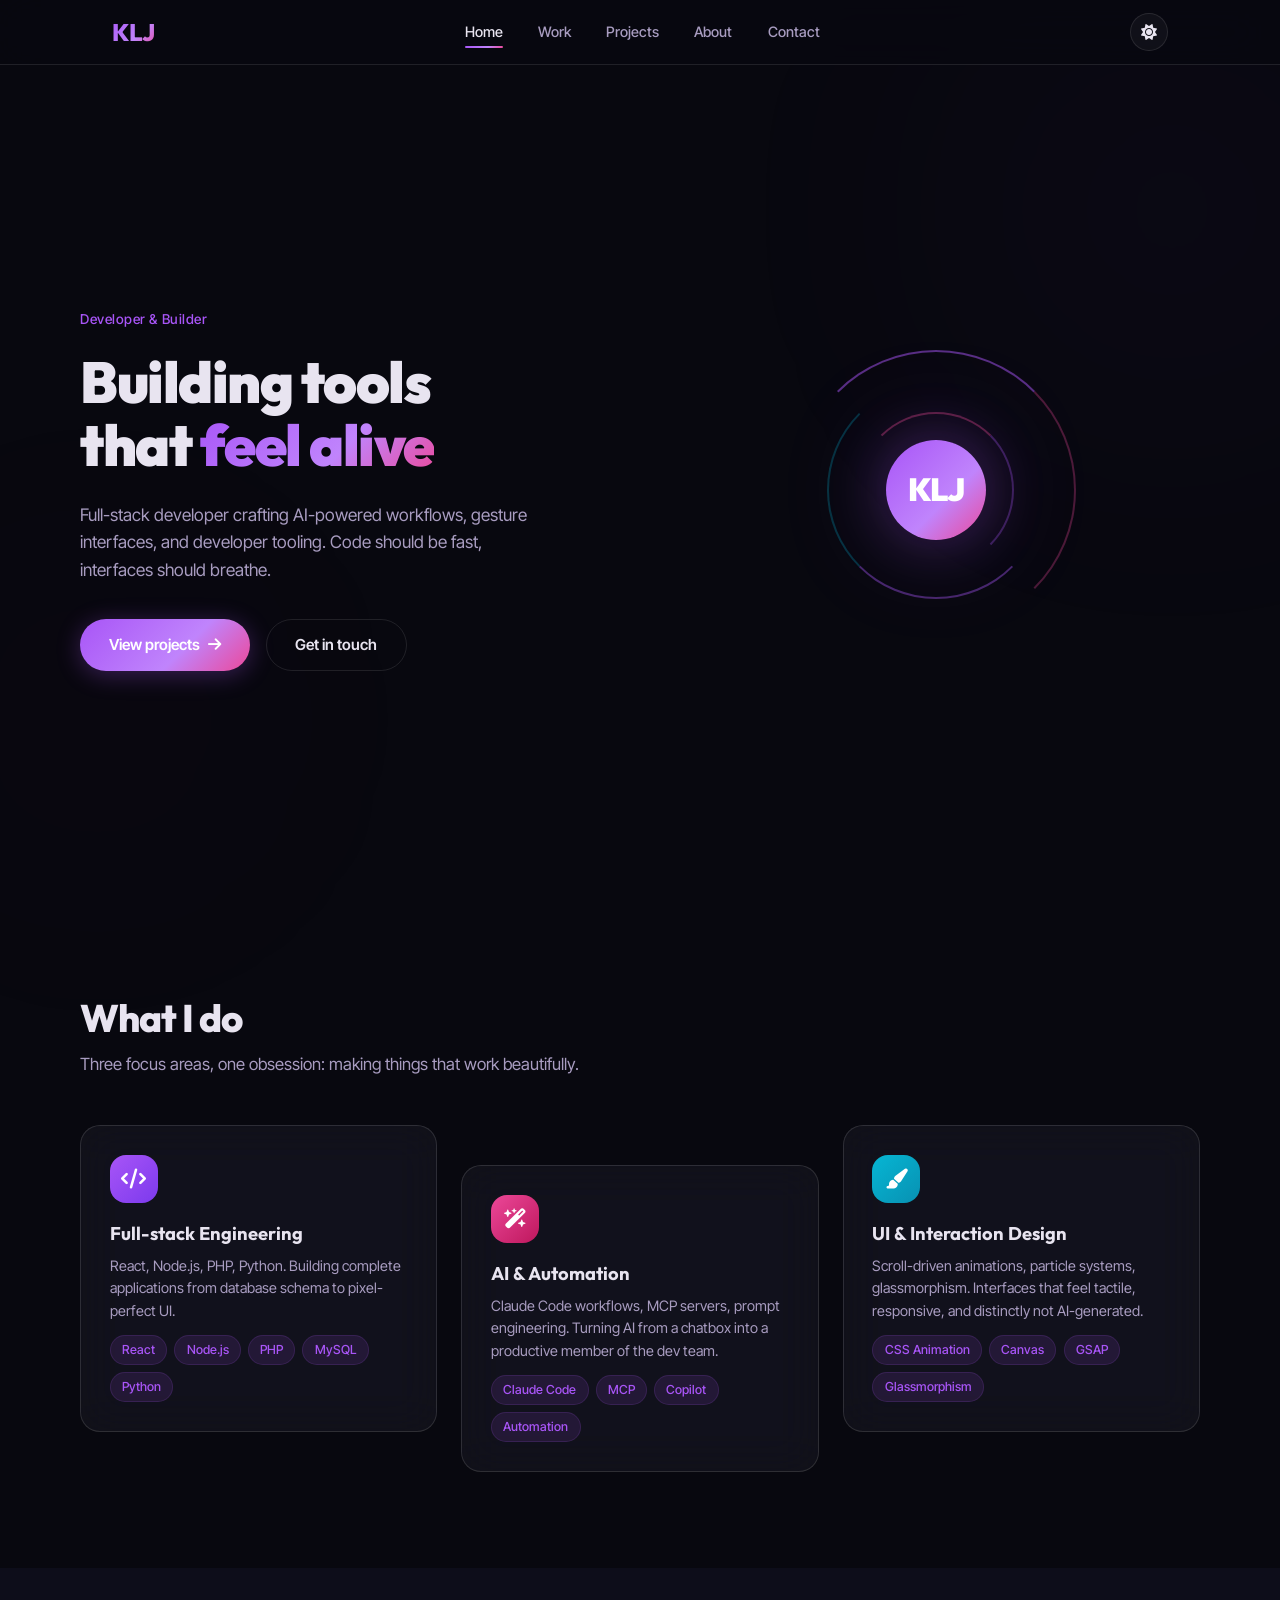
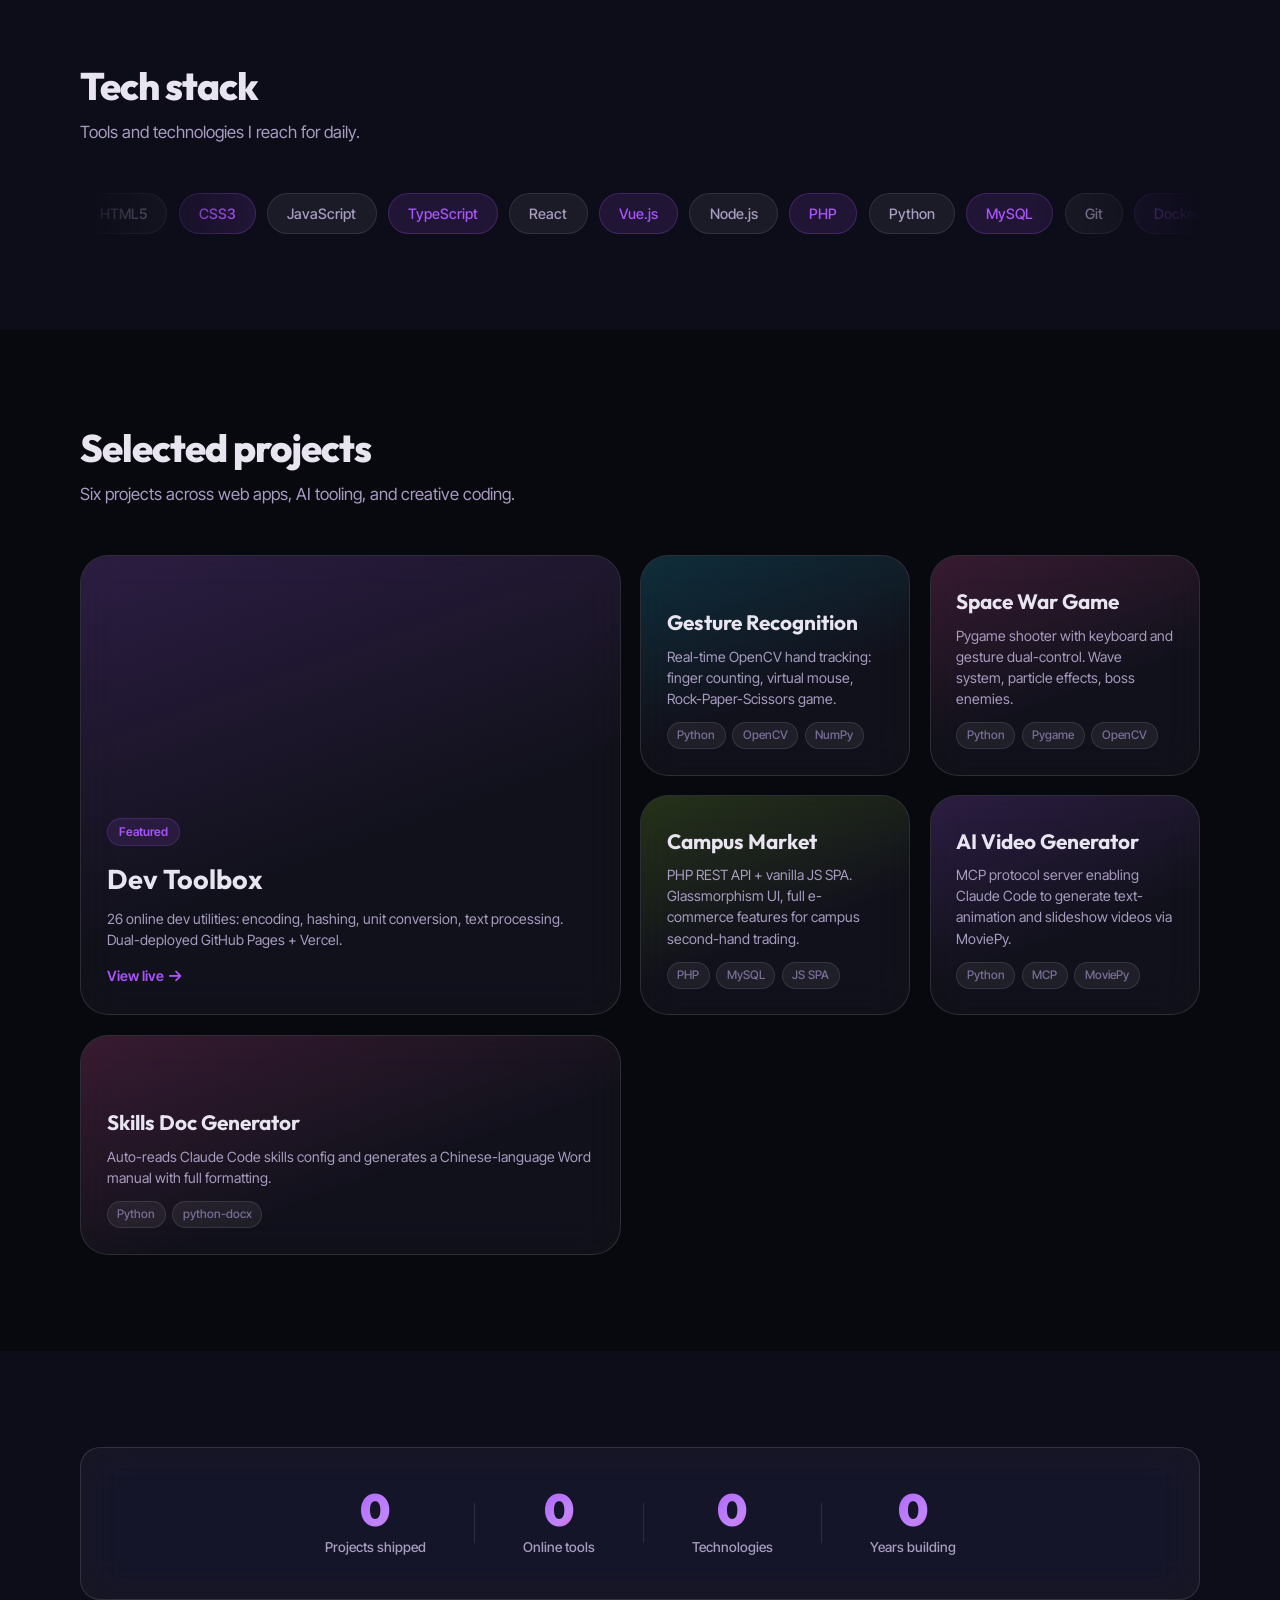
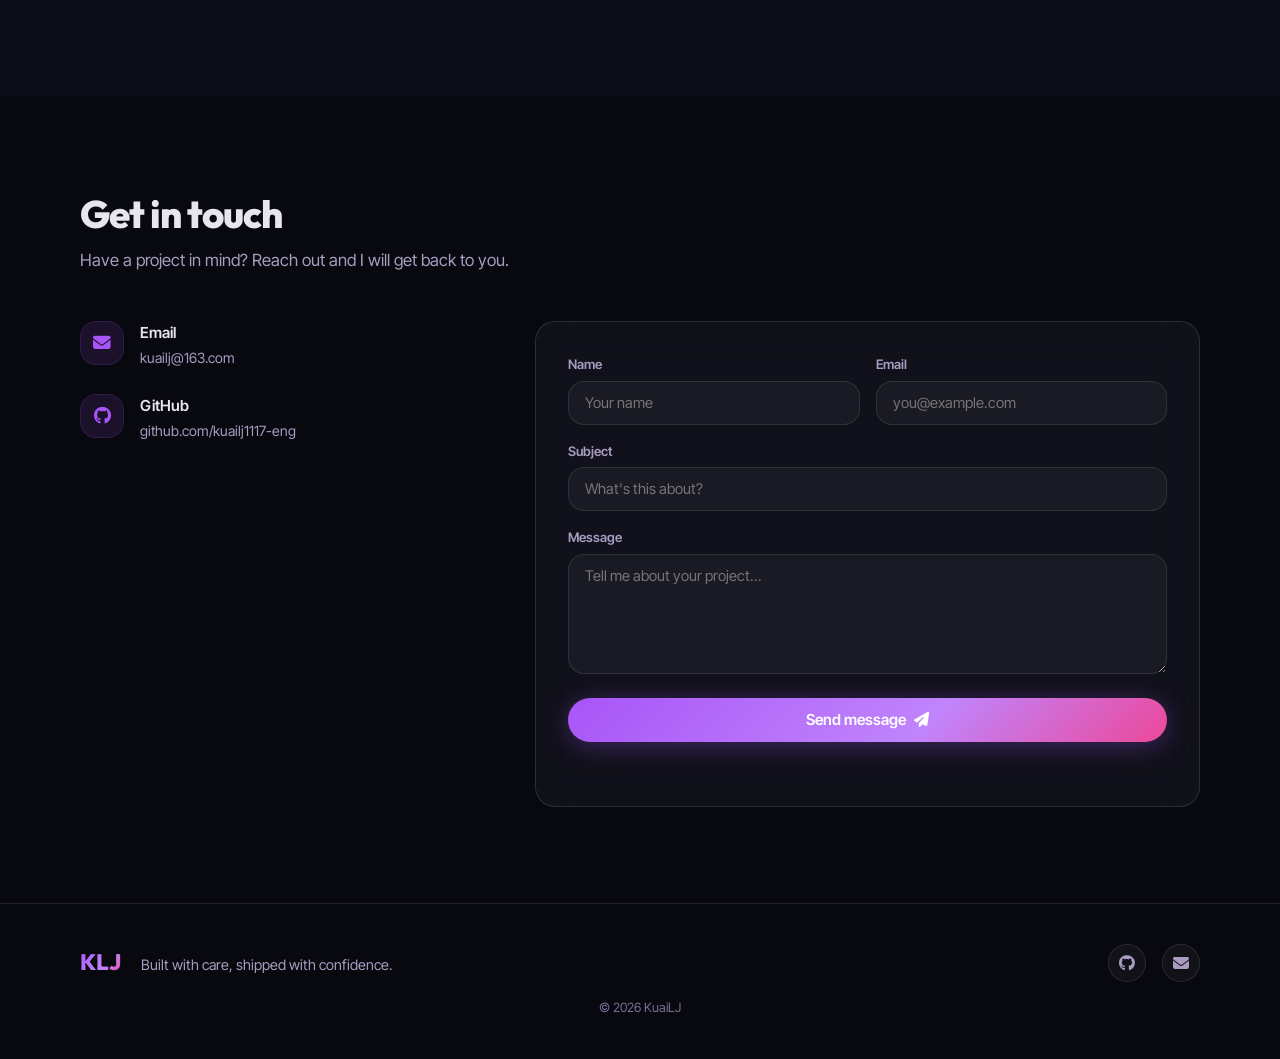
<file: index.html>
<!DOCTYPE html>
<html lang="zh-CN" data-theme="dark">

<head>
  <meta charset="UTF-8">
  <meta name="viewport" content="width=device-width, initial-scale=1.0">
  <title>KuaiLJ | Developer & Builder</title>
  <meta name="description" content="KuaiLJ - full-stack developer, AI toolchain builder. Crafting elegant web applications.">

  <!-- Fonts: Outfit (display) + Inter Tight (body) - self-host via CDN -->
  <link rel="preconnect" href="https://fonts.googleapis.com">
  <link rel="preconnect" href="https://fonts.gstatic.com" crossorigin>
  <link href="https://fonts.googleapis.com/css2?family=Outfit:wght@400;600;700;800;900&family=Inter+Tight:ital,wght@0,400;0,500;0,600;1,400;1,500&display=swap" rel="stylesheet">

  <link rel="stylesheet" href="css/style.css">
  <link rel="stylesheet" href="https://cdnjs.cloudflare.com/ajax/libs/font-awesome/6.5.0/css/all.min.css">
</head>

<body>

  <!-- ========== Hero Video Canvas ========== -->
  <canvas id="heroVideoBg" aria-hidden="true"></canvas>

  <!-- ========== Particles Canvas ========== -->
  <canvas id="particles" aria-hidden="true"></canvas>

  <!-- ========== Background Orbs ========== -->
  <div class="bg-orb bg-orb-1" aria-hidden="true"></div>
  <div class="bg-orb bg-orb-2" aria-hidden="true"></div>

  <!-- ========== Navigation ========== -->
  <nav class="navbar" id="navbar">
    <div class="nav-inner">
      <a href="index.html" class="nav-logo" aria-label="KuaiLJ home">KLJ</a>
      <div class="nav-links">
        <a href="index.html#hero" class="nav-link active">Home</a>
        <a href="index.html#work" class="nav-link">Work</a>
        <a href="projects.html" class="nav-link">Projects</a>
        <a href="about.html" class="nav-link">About</a>
        <a href="index.html#contact" class="nav-link">Contact</a>
      </div>
      <div class="nav-actions">
        <button class="theme-toggle" id="themeToggle" aria-label="Toggle theme">
          <i class="fas fa-sun"></i>
        </button>
        <button class="mobile-menu" id="mobileMenu" aria-label="Menu">
          <i class="fas fa-bars"></i>
        </button>
      </div>
    </div>
  </nav>

  <!-- ================================================================
       HERO — Asymmetric Split (VARIANCE 8, MOTION 7, DENSITY 3)
       Left: content block | Right: animated visual sphere
       ================================================================ -->
  <section class="hero" id="hero">
    <div class="hero-grid">
      <!-- Left column: text content -->
      <div class="hero-text">
        <p class="hero-eyebrow">Developer & Builder</p>
        <h1 class="hero-headline">
          Building tools<br>
          that <span class="text-accent">feel alive</span>
        </h1>
        <p class="hero-sub">
          Full-stack developer crafting AI-powered workflows, gesture interfaces, and developer tooling. Code should be fast, interfaces should breathe.
        </p>
        <div class="hero-actions">
          <a href="#projects" class="btn btn-primary">
            View projects
            <i class="fas fa-arrow-right"></i>
          </a>
          <a href="#contact" class="btn btn-ghost">
            Get in touch
          </a>
        </div>
      </div>

      <!-- Right column: animated visual -->
      <div class="hero-visual" aria-hidden="true">
        <div class="hero-sphere">
          <div class="sphere-ring ring-1"></div>
          <div class="sphere-ring ring-2"></div>
          <div class="sphere-ring ring-3"></div>
          <div class="sphere-core">
            <span class="sphere-initials">KLJ</span>
          </div>
        </div>
      </div>
    </div>
  </section>

  <!-- ================================================================
       WORK — Staggered split layout (not 3 equal cards)
       ================================================================ -->
  <section class="section" id="work">
    <div class="section-container">
      <h2 class="section-headline">What I do</h2>
      <p class="section-sub">Three focus areas, one obsession: making things that work beautifully.</p>

      <div class="work-grid">
        <div class="work-card glass-card">
          <div class="work-card-icon icon-purple">
            <i class="fas fa-code"></i>
          </div>
          <div class="work-card-body">
            <h3>Full-stack Engineering</h3>
            <p>React, Node.js, PHP, Python. Building complete applications from database schema to pixel-perfect UI.</p>
            <ul class="work-card-tags">
              <li>React</li><li>Node.js</li><li>PHP</li><li>MySQL</li><li>Python</li>
            </ul>
          </div>
        </div>

        <div class="work-card glass-card work-card-offset">
          <div class="work-card-icon icon-pink">
            <i class="fas fa-wand-magic-sparkles"></i>
          </div>
          <div class="work-card-body">
            <h3>AI & Automation</h3>
            <p>Claude Code workflows, MCP servers, prompt engineering. Turning AI from a chatbox into a productive member of the dev team.</p>
            <ul class="work-card-tags">
              <li>Claude Code</li><li>MCP</li><li>Copilot</li><li>Automation</li>
            </ul>
          </div>
        </div>

        <div class="work-card glass-card">
          <div class="work-card-icon icon-cyan">
            <i class="fas fa-paint-brush"></i>
          </div>
          <div class="work-card-body">
            <h3>UI & Interaction Design</h3>
            <p>Scroll-driven animations, particle systems, glassmorphism. Interfaces that feel tactile, responsive, and distinctly not AI-generated.</p>
            <ul class="work-card-tags">
              <li>CSS Animation</li><li>Canvas</li><li>GSAP</li><li>Glassmorphism</li>
            </ul>
          </div>
        </div>
      </div>
    </div>
  </section>

  <!-- ================================================================
       CRAFT — Technology skills (not 4 equal cards in a grid)
       ================================================================ -->
  <section class="section section-alt" id="craft">
    <div class="section-container">
      <h2 class="section-headline">Tech stack</h2>
      <p class="section-sub">Tools and technologies I reach for daily.</p>

      <div class="craft-marquee" aria-hidden="true">
        <div class="craft-track">
          <span class="craft-chip">HTML5</span>
          <span class="craft-chip chip-accent">CSS3</span>
          <span class="craft-chip">JavaScript</span>
          <span class="craft-chip chip-accent">TypeScript</span>
          <span class="craft-chip">React</span>
          <span class="craft-chip chip-accent">Vue.js</span>
          <span class="craft-chip">Node.js</span>
          <span class="craft-chip chip-accent">PHP</span>
          <span class="craft-chip">Python</span>
          <span class="craft-chip chip-accent">MySQL</span>
          <span class="craft-chip">Git</span>
          <span class="craft-chip chip-accent">Docker</span>
          <span class="craft-chip">VS Code</span>
          <span class="craft-chip chip-accent">Linux</span>
          <span class="craft-chip">Claude Code</span>
          <span class="craft-chip chip-accent">MCP</span>
          <!-- duplicate for seamless loop -->
          <span class="craft-chip">HTML5</span>
          <span class="craft-chip chip-accent">CSS3</span>
          <span class="craft-chip">JavaScript</span>
          <span class="craft-chip chip-accent">TypeScript</span>
          <span class="craft-chip">React</span>
          <span class="craft-chip chip-accent">Vue.js</span>
        </div>
      </div>
    </div>
  </section>

  <!-- ================================================================
       PROJECTS — Bento-style grid with visual diversity
       ================================================================ -->
  <section class="section" id="projects">
    <div class="section-container">
      <h2 class="section-headline">Selected projects</h2>
      <p class="section-sub">Six projects across web apps, AI tooling, and creative coding.</p>

      <div class="projects-bento">
        <!-- Featured: Dev Toolbox (large tile) -->
        <a href="https://demo-deploy-ashy.vercel.app" target="_blank" class="project-tile tile-featured glass-card">
          <div class="tile-bg tile-bg-1"></div>
          <div class="tile-content">
            <span class="tile-tag">Featured</span>
            <h3 class="tile-title">Dev Toolbox</h3>
            <p class="tile-desc">26 online dev utilities: encoding, hashing, unit conversion, text processing. Dual-deployed GitHub Pages + Vercel.</p>
            <span class="tile-link">View live <i class="fas fa-arrow-right"></i></span>
          </div>
        </a>

        <!-- Hand Gesture -->
        <div class="project-tile glass-card">
          <div class="tile-bg tile-bg-2"></div>
          <div class="tile-content">
            <h3 class="tile-title">Gesture Recognition</h3>
            <p class="tile-desc">Real-time OpenCV hand tracking: finger counting, virtual mouse, Rock-Paper-Scissors game.</p>
            <div class="tile-tech"><span>Python</span><span>OpenCV</span><span>NumPy</span></div>
          </div>
        </div>

        <!-- Space War -->
        <div class="project-tile glass-card">
          <div class="tile-bg tile-bg-3"></div>
          <div class="tile-content">
            <h3 class="tile-title">Space War Game</h3>
            <p class="tile-desc">Pygame shooter with keyboard and gesture dual-control. Wave system, particle effects, boss enemies.</p>
            <div class="tile-tech"><span>Python</span><span>Pygame</span><span>OpenCV</span></div>
          </div>
        </div>

        <!-- Second-hand Market -->
        <div class="project-tile glass-card">
          <div class="tile-bg tile-bg-4"></div>
          <div class="tile-content">
            <h3 class="tile-title">Campus Market</h3>
            <p class="tile-desc">PHP REST API + vanilla JS SPA. Glassmorphism UI, full e-commerce features for campus second-hand trading.</p>
            <div class="tile-tech"><span>PHP</span><span>MySQL</span><span>JS SPA</span></div>
          </div>
        </div>

        <!-- Video Generator -->
        <div class="project-tile glass-card">
          <div class="tile-bg tile-bg-1"></div>
          <div class="tile-content">
            <h3 class="tile-title">AI Video Generator</h3>
            <p class="tile-desc">MCP protocol server enabling Claude Code to generate text-animation and slideshow videos via MoviePy.</p>
            <div class="tile-tech"><span>Python</span><span>MCP</span><span>MoviePy</span></div>
          </div>
        </div>

        <!-- Skills Doc Generator -->
        <div class="project-tile glass-card">
          <div class="tile-bg tile-bg-3"></div>
          <div class="tile-content">
            <h3 class="tile-title">Skills Doc Generator</h3>
            <p class="tile-desc">Auto-reads Claude Code skills config and generates a Chinese-language Word manual with full formatting.</p>
            <div class="tile-tech"><span>Python</span><span>python-docx</span></div>
          </div>
        </div>
      </div>
    </div>
  </section>

  <!-- ================================================================
       STATS — Integrated inline stat strip
       ================================================================ -->
  <section class="section section-alt" id="stats">
    <div class="section-container">
      <div class="stats-strip glass-card">
        <div class="stat-item">
          <span class="stat-num" data-target="6">0</span>
          <span class="stat-label">Projects shipped</span>
        </div>
        <div class="stat-divider" aria-hidden="true"></div>
        <div class="stat-item">
          <span class="stat-num" data-target="26">0</span>
          <span class="stat-label">Online tools</span>
        </div>
        <div class="stat-divider" aria-hidden="true"></div>
        <div class="stat-item">
          <span class="stat-num" data-target="15">0</span>
          <span class="stat-label">Technologies</span>
        </div>
        <div class="stat-divider" aria-hidden="true"></div>
        <div class="stat-item">
          <span class="stat-num" data-target="3">0</span>
          <span class="stat-label">Years building</span>
        </div>
      </div>
    </div>
  </section>

  <!-- ================================================================
       CONTACT — Split layout with form on right
       ================================================================ -->
  <section class="section" id="contact">
    <div class="section-container">
      <h2 class="section-headline">Get in touch</h2>
      <p class="section-sub">Have a project in mind? Reach out and I will get back to you.</p>

      <div class="contact-split">
        <!-- Left: contact channels -->
        <div class="contact-channels">
          <div class="channel-item">
            <i class="fas fa-envelope"></i>
            <div>
              <h4>Email</h4>
              <p>kuailj@163.com</p>
            </div>
          </div>
          <div class="channel-item">
            <i class="fab fa-github"></i>
            <div>
              <h4>GitHub</h4>
              <p>github.com/kuailj1117-eng</p>
            </div>
          </div>
        </div>

        <!-- Right: form -->
        <form class="contact-form glass-card" id="contactForm">
          <input type="hidden" name="_subject" value="Portfolio contact">
          <input type="hidden" name="_captcha" value="false">
          <input type="hidden" name="_template" value="table">

          <div class="form-row">
            <div class="form-group">
              <label for="name">Name</label>
              <input type="text" id="name" name="name" placeholder="Your name" required>
            </div>
            <div class="form-group">
              <label for="email">Email</label>
              <input type="email" id="email" name="email" placeholder="you@example.com" required>
            </div>
          </div>

          <div class="form-group">
            <label for="subject">Subject</label>
            <input type="text" id="subject" name="subject" placeholder="What's this about?">
          </div>

          <div class="form-group">
            <label for="message">Message</label>
            <textarea id="message" name="message" rows="5" placeholder="Tell me about your project..." required></textarea>
          </div>

          <button type="submit" class="btn btn-primary btn-full">
            Send message
            <i class="fas fa-paper-plane"></i>
          </button>
          <p id="formMsg" class="form-msg" aria-live="polite"></p>
        </form>
      </div>
    </div>
  </section>

  <!-- ================================================================
       FOOTER
       ================================================================ -->
  <footer class="footer">
    <div class="footer-inner">
      <div class="footer-left">
        <span class="footer-logo">KLJ</span>
        <span class="footer-tagline">Built with care, shipped with confidence.</span>
      </div>
      <div class="footer-right">
        <a href="https://github.com/kuailj1117-eng" target="_blank" aria-label="GitHub"><i class="fab fa-github"></i></a>
        <a href="mailto:kuailj@163.com" aria-label="Email"><i class="fas fa-envelope"></i></a>
      </div>
    </div>
    <p class="footer-copy">&copy; 2026 KuaiLJ</p>
  </footer>

  <script src="js/main.js"></script>
</body>

</html>
</file>
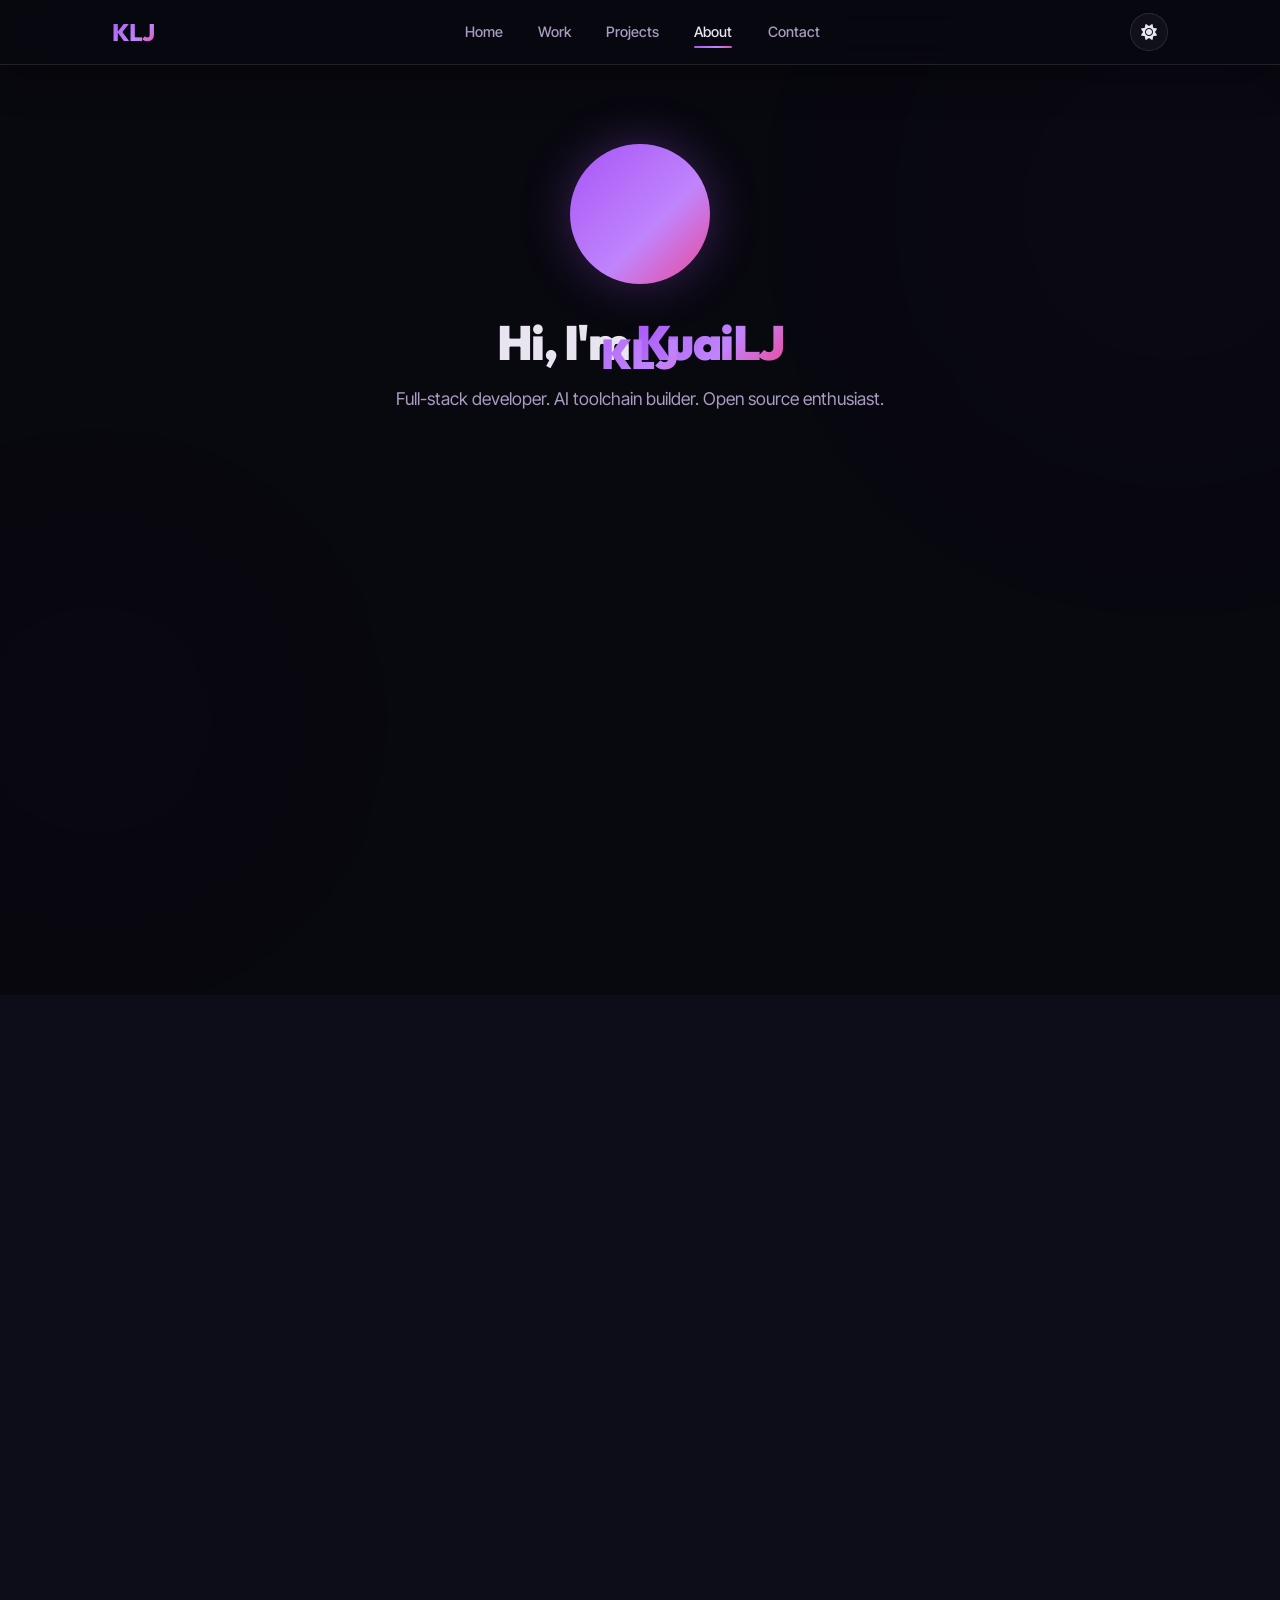
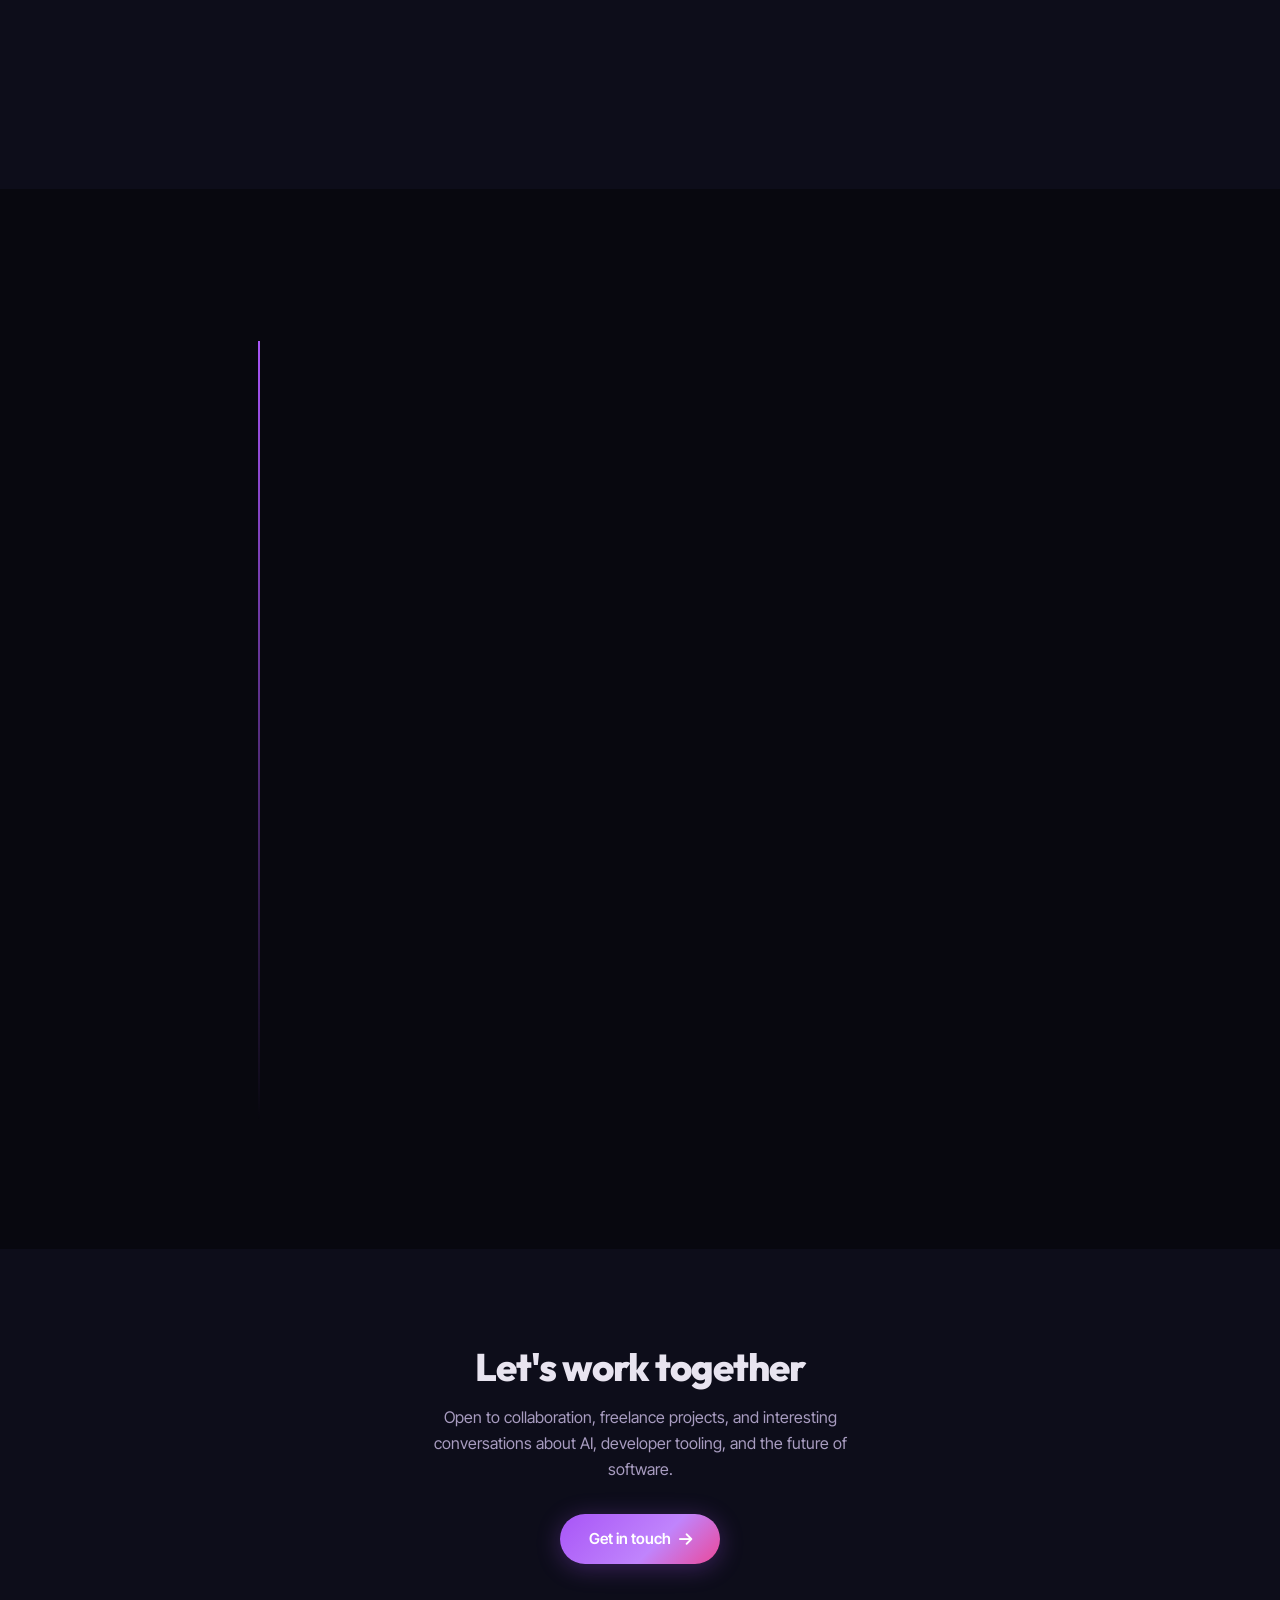
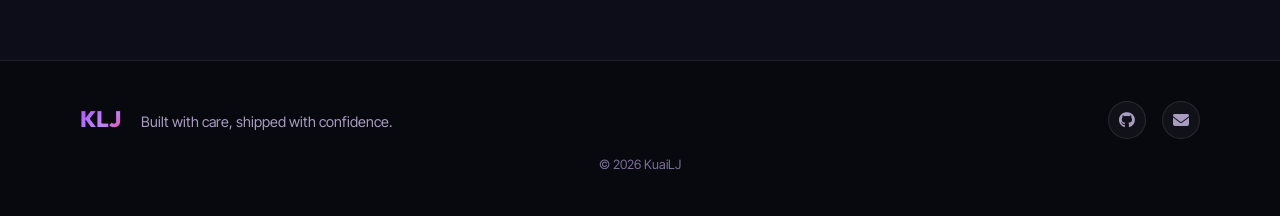
<file: about.html>
<!DOCTYPE html>
<html lang="zh-CN" data-theme="dark">

<head>
  <meta charset="UTF-8">
  <meta name="viewport" content="width=device-width, initial-scale=1.0">
  <title>About | KuaiLJ</title>
  <meta name="description" content="About KuaiLJ - full-stack developer and AI toolchain builder.">
  <link rel="preconnect" href="https://fonts.googleapis.com">
  <link rel="preconnect" href="https://fonts.gstatic.com" crossorigin>
  <link href="https://fonts.googleapis.com/css2?family=Outfit:wght@400;600;700;800;900&family=Inter+Tight:ital,wght@0,400;0,500;0,600;1,400&display=swap" rel="stylesheet">
  <link rel="stylesheet" href="css/style.css">
  <link rel="stylesheet" href="https://cdnjs.cloudflare.com/ajax/libs/font-awesome/6.5.0/css/all.min.css">
</head>

<body>

  <canvas id="heroVideoBg" aria-hidden="true"></canvas>
  <canvas id="particles" aria-hidden="true"></canvas>
  <div class="bg-orb bg-orb-1" aria-hidden="true"></div>
  <div class="bg-orb bg-orb-2" aria-hidden="true"></div>

  <!-- Navigation -->
  <nav class="navbar scrolled" id="navbar">
    <div class="nav-inner">
      <a href="index.html" class="nav-logo" aria-label="KuaiLJ home">KLJ</a>
      <div class="nav-links">
        <a href="index.html" class="nav-link">Home</a>
        <a href="index.html#work" class="nav-link">Work</a>
        <a href="projects.html" class="nav-link">Projects</a>
        <a href="about.html" class="nav-link active">About</a>
        <a href="index.html#contact" class="nav-link">Contact</a>
      </div>
      <div class="nav-actions">
        <button class="theme-toggle" id="themeToggle" aria-label="Toggle theme">
          <i class="fas fa-sun"></i>
        </button>
        <button class="mobile-menu" id="mobileMenu" aria-label="Menu">
          <i class="fas fa-bars"></i>
        </button>
      </div>
    </div>
  </nav>

  <!-- Page Header -->
  <section class="page-hero">
    <div class="page-hero-content">
      <div class="about-avatar-lg">
        <div class="avatar-ring-lg"></div>
        <div class="avatar-core-lg">
          <span>KLJ</span>
        </div>
      </div>
      <h1 class="page-headline">
        Hi, I'm <span class="text-accent">KuaiLJ</span>
      </h1>
      <p class="page-sub">Full-stack developer. AI toolchain builder. Open source enthusiast.</p>
    </div>
  </section>

  <!-- Story -->
  <section class="section">
    <div class="section-container section-narrow">
      <h2 class="section-headline reveal-left">My story</h2>

      <div class="about-text-block glass-card reveal">
        <p>
          I build software across the full stack: from Python computer vision and Pygame game development,
          to PHP REST APIs with vanilla JavaScript SPAs, to Node.js tooling and MCP server architecture.
          My focus is on creating tools that feel polished and interfaces that respond with intent.
        </p>
        <p>
          What drives me is the intersection of AI and developer tooling. I believe the future of
          software development is AI-augmented, and I spend my time building Claude Code skills,
          MCP servers, and automation workflows that turn AI from a chatbot into a productive
          member of the engineering team.
        </p>
      </div>
    </div>
  </section>

  <!-- Principles -->
  <section class="section section-alt">
    <div class="section-container section-narrow">
      <h2 class="section-headline reveal-left">What I value</h2>

      <div class="principles-grid">
        <div class="principle-card glass-card reveal">
          <div class="principle-icon"><i class="fas fa-feather"></i></div>
          <h3>Code should be simple</h3>
          <p>Complexity is a liability. The best solutions are the ones you can explain in one breath. I reach for frameworks only when vanilla solutions stop scaling.</p>
        </div>

        <div class="principle-card glass-card reveal">
          <div class="principle-icon"><i class="fas fa-hand-sparkles"></i></div>
          <h3>Interfaces should breathe</h3>
          <p>Every animation needs a reason. Motion communicates hierarchy, state change, and feedback. Dead interfaces feel broken; over-animated ones feel drunk.</p>
        </div>

        <div class="principle-card glass-card reveal">
          <div class="principle-icon"><i class="fas fa-robot"></i></div>
          <h3>AI is a tool, not a replacement</h3>
          <p>I use AI to amplify my craft, not outsource it. The best AI-assisted code is the kind where you can explain every line without looking at the commit history.</p>
        </div>

        <div class="principle-card glass-card reveal">
          <div class="principle-icon"><i class="fas fa-globe"></i></div>
          <h3>Ship for real people</h3>
          <p>Dark mode, reduced motion, keyboard navigation, readable contrast. These are not nice-to-haves. If your interface breaks for 10% of users, it's broken.</p>
        </div>
      </div>
    </div>
  </section>

  <!-- Timeline -->
  <section class="section">
    <div class="section-container section-narrow">
      <h2 class="section-headline reveal-left">Experience</h2>

      <div class="timeline">
        <div class="timeline-item glass-card reveal">
          <div class="timeline-dot"></div>
          <div class="timeline-year">2026</div>
          <div class="timeline-body">
            <h3>AI-Augmented Development</h3>
            <p>Building Claude Code skills, MCP servers, and automated workflows. Exploring the frontier of AI-assisted engineering with taste-skill, impeccable, and custom toolchains.</p>
          </div>
        </div>

        <div class="timeline-item glass-card reveal">
          <div class="timeline-dot"></div>
          <div class="timeline-year">2025</div>
          <div class="timeline-body">
            <h3>Full-Stack Projects</h3>
            <p>Built the Campus Second-Hand Market (PHP + MySQL + vanilla JS SPA), Dev Toolbox (26 utilities, dual-deployed), and multiple Python-based tools. Shipped to production.</p>
          </div>
        </div>

        <div class="timeline-item glass-card reveal">
          <div class="timeline-dot"></div>
          <div class="timeline-year">2024</div>
          <div class="timeline-body">
            <h3>Computer Vision & Games</h3>
            <p>Developed hand gesture recognition with OpenCV, virtual mouse control, and Space War game with dual keyboard/gesture input modes. Explored real-time computer vision.</p>
          </div>
        </div>

        <div class="timeline-item glass-card reveal">
          <div class="timeline-dot"></div>
          <div class="timeline-year">2023</div>
          <div class="timeline-body">
            <h3>Foundation</h3>
            <p>Started with web fundamentals: HTML, CSS, JavaScript. Built first full-stack applications with Node.js and PHP. Discovered the joy of making things that work.</p>
          </div>
        </div>
      </div>
    </div>
  </section>

  <!-- Contact CTA -->
  <section class="section section-alt">
    <div class="section-container" style="text-align:center">
      <h2 class="section-headline" style="margin-bottom:1rem">Let's work together</h2>
      <p style="color:var(--text-secondary);margin-bottom:2rem;max-width:50ch;margin-left:auto;margin-right:auto">
        Open to collaboration, freelance projects, and interesting conversations about AI, developer tooling, and the future of software.
      </p>
      <a href="index.html#contact" class="btn btn-primary">
        Get in touch <i class="fas fa-arrow-right"></i>
      </a>
    </div>
  </section>

  <!-- Footer -->
  <footer class="footer">
    <div class="footer-inner">
      <div class="footer-left">
        <a href="index.html" class="footer-logo">KLJ</a>
        <span class="footer-tagline">Built with care, shipped with confidence.</span>
      </div>
      <div class="footer-right">
        <a href="https://github.com/kuailj1117-eng" target="_blank" aria-label="GitHub"><i class="fab fa-github"></i></a>
        <a href="mailto:kuailj@163.com" aria-label="Email"><i class="fas fa-envelope"></i></a>
      </div>
    </div>
    <p class="footer-copy">&copy; 2026 KuaiLJ</p>
  </footer>

  <script src="js/main.js"></script>
</body>

</html>
</file>
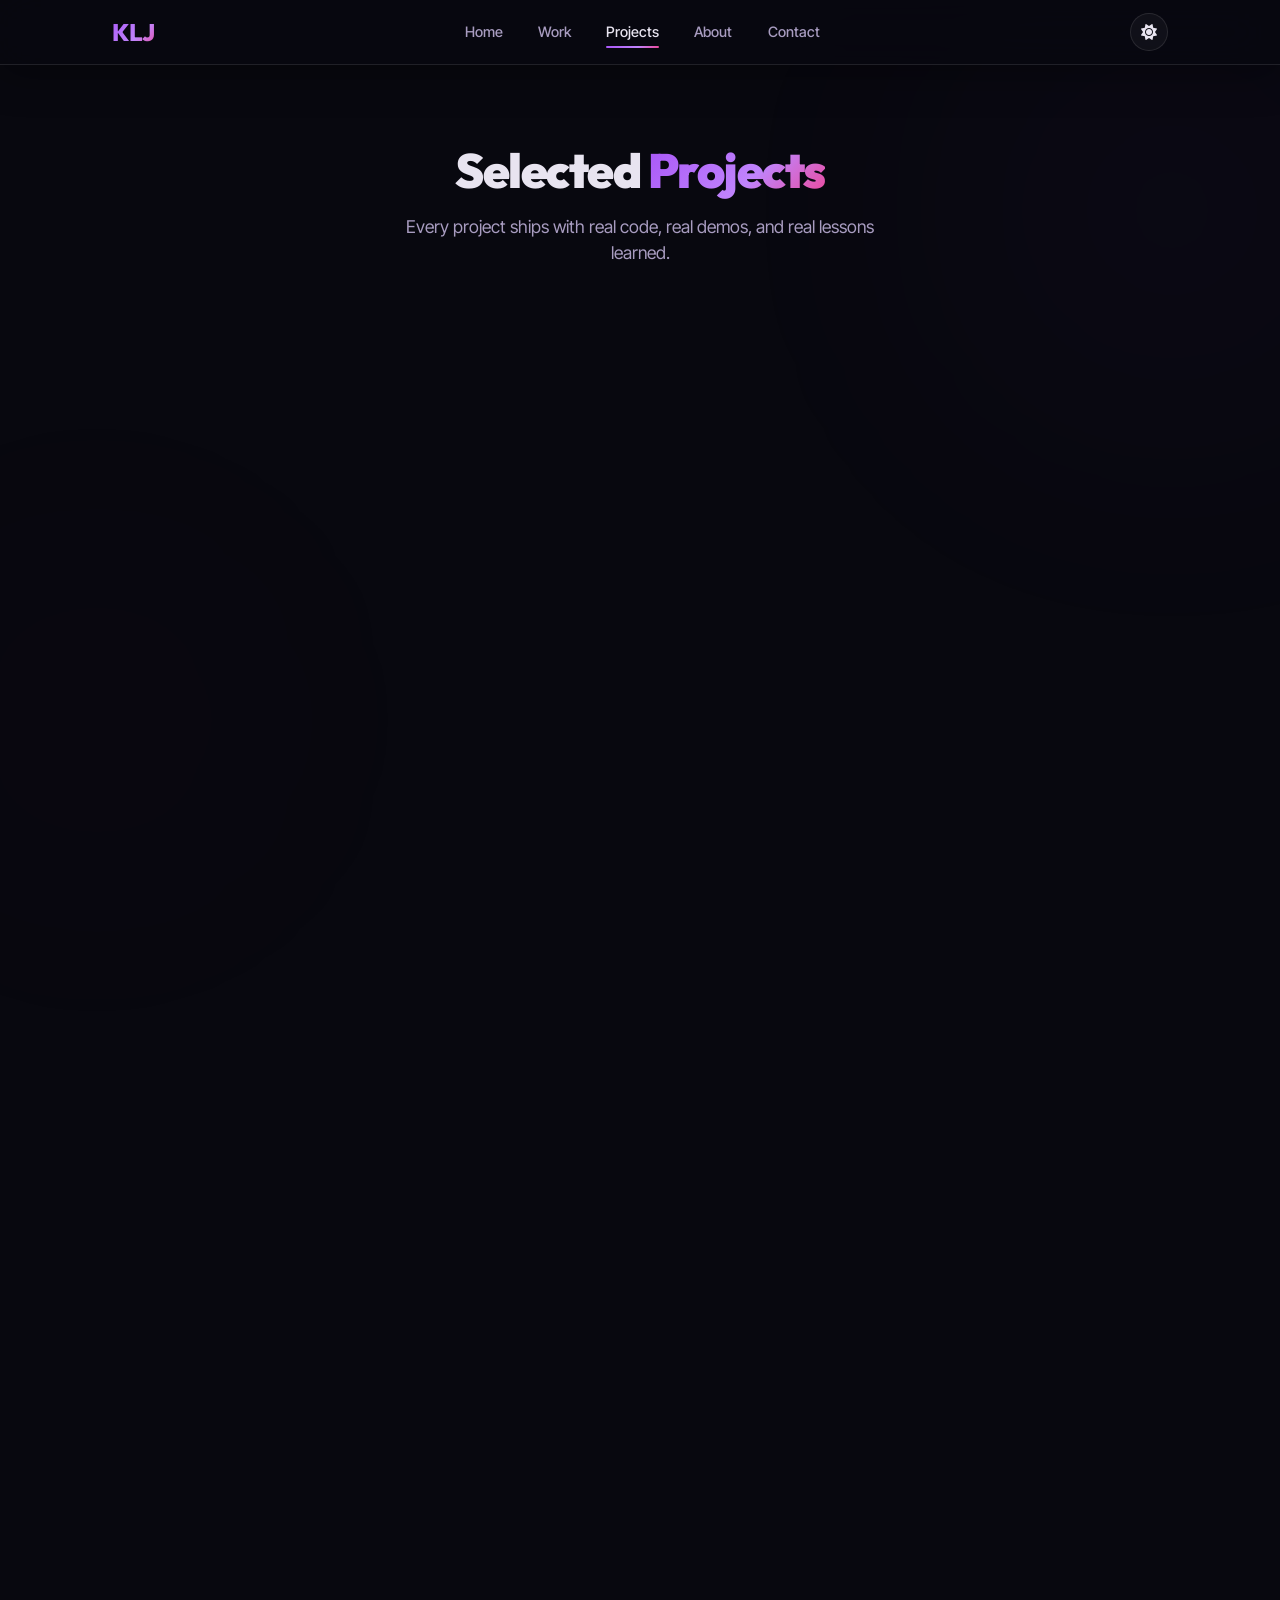
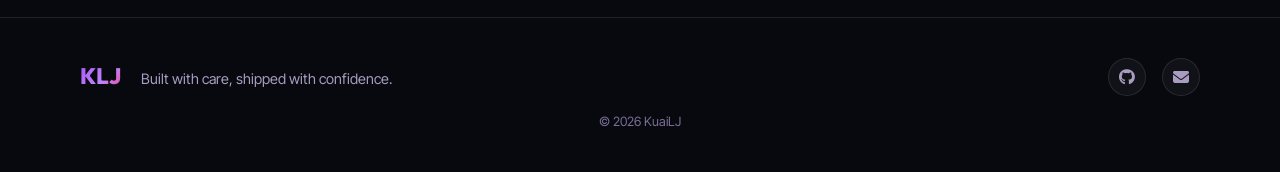
<file: projects.html>
<!DOCTYPE html>
<html lang="zh-CN" data-theme="dark">

<head>
  <meta charset="UTF-8">
  <meta name="viewport" content="width=device-width, initial-scale=1.0">
  <title>Projects | KuaiLJ</title>
  <meta name="description" content="KuaiLJ's projects - web apps, AI tools, and creative coding.">
  <link rel="preconnect" href="https://fonts.googleapis.com">
  <link rel="preconnect" href="https://fonts.gstatic.com" crossorigin>
  <link href="https://fonts.googleapis.com/css2?family=Outfit:wght@400;600;700;800;900&family=Inter+Tight:ital,wght@0,400;0,500;0,600;1,400&display=swap" rel="stylesheet">
  <link rel="stylesheet" href="css/style.css">
  <link rel="stylesheet" href="https://cdnjs.cloudflare.com/ajax/libs/font-awesome/6.5.0/css/all.min.css">
</head>

<body>

  <canvas id="heroVideoBg" aria-hidden="true"></canvas>
  <canvas id="particles" aria-hidden="true"></canvas>
  <div class="bg-orb bg-orb-1" aria-hidden="true"></div>
  <div class="bg-orb bg-orb-2" aria-hidden="true"></div>

  <!-- Navigation -->
  <nav class="navbar scrolled" id="navbar">
    <div class="nav-inner">
      <a href="index.html" class="nav-logo" aria-label="KuaiLJ home">KLJ</a>
      <div class="nav-links">
        <a href="index.html" class="nav-link">Home</a>
        <a href="index.html#work" class="nav-link">Work</a>
        <a href="projects.html" class="nav-link active">Projects</a>
        <a href="about.html" class="nav-link">About</a>
        <a href="index.html#contact" class="nav-link">Contact</a>
      </div>
      <div class="nav-actions">
        <button class="theme-toggle" id="themeToggle" aria-label="Toggle theme">
          <i class="fas fa-sun"></i>
        </button>
        <button class="mobile-menu" id="mobileMenu" aria-label="Menu">
          <i class="fas fa-bars"></i>
        </button>
      </div>
    </div>
  </nav>

  <!-- Page Header -->
  <section class="page-hero">
    <div class="page-hero-content">
      <h1 class="page-headline">
        Selected <span class="text-accent">Projects</span>
      </h1>
      <p class="page-sub">Every project ships with real code, real demos, and real lessons learned.</p>
    </div>
  </section>

  <!-- Project Detail Cards -->
  <section class="section">
    <div class="section-container">

      <!-- Dev Toolbox -->
      <div class="project-detail glass-card reveal">
        <div class="project-detail-img" style="background:linear-gradient(160deg, #a855f7 0%, #7c3aed 50%, #ec4899 100%)">
          <i class="fas fa-toolbox"></i>
        </div>
        <div class="project-detail-body">
          <div class="project-detail-header">
            <h2>Dev Toolbox</h2>
            <span class="project-status">Live</span>
          </div>
          <p class="project-detail-desc">
            A collection of 26 online development utilities: Base64/URL encoding, MD5/SHA256 hashing,
            timestamp conversion, color conversion, unit conversion, text processing, and more.
            Dual-deployed to GitHub Pages (China) and Vercel (global) with automatic region detection.
          </p>
          <div class="project-detail-features">
            <h4>Features</h4>
            <ul>
              <li>Dark/light theme with localStorage persistence</li>
              <li>Tool favorites and recent-usage tracking</li>
              <li>Smart search with Ctrl+K keyboard shortcut</li>
              <li>URL hash support for direct tool access</li>
              <li>Auto-detects backend availability for region-aware routing</li>
            </ul>
          </div>
          <div class="project-detail-tech">
            <span>HTML5</span><span>CSS3</span><span>JavaScript</span><span>Node.js</span><span>Express</span><span>Vercel</span><span>GitHub Pages</span>
          </div>
          <div class="project-detail-links">
            <a href="https://github.com/kuailj1117-eng/demo-deploy" target="_blank" class="btn btn-primary">
              <i class="fab fa-github"></i> Source
            </a>
            <a href="https://demo-deploy-ashy.vercel.app" target="_blank" class="btn btn-ghost">
              <i class="fas fa-external-link-alt"></i> Live Demo
            </a>
          </div>
        </div>
      </div>

      <!-- Gesture Recognition -->
      <div class="project-detail glass-card reveal">
        <div class="project-detail-img" style="background:linear-gradient(160deg, #ec4899 0%, #be185d 50%, #f59e0b 100%)">
          <i class="fas fa-hand-paper"></i>
        </div>
        <div class="project-detail-body">
          <div class="project-detail-header">
            <h2>Gesture Recognition System</h2>
            <span class="project-status status-tool">Tool</span>
          </div>
          <p class="project-detail-desc">
            Real-time hand gesture recognition using pure OpenCV (no MediaPipe dependency at runtime).
            Skin-color detection with HSV masking, contour analysis, convex hull finger counting.
            Five interactive modes in a single unified app.
          </p>
          <div class="project-detail-features">
            <h4>Features</h4>
            <ul>
              <li>Finger counting with convexity defect analysis</li>
              <li>Virtual mouse controlled by hand position</li>
              <li>Drawing canvas with palm gestures</li>
              <li>Rock-Paper-Scissors game against hand tracking</li>
              <li>Real-time hand contour visualization</li>
            </ul>
          </div>
          <div class="project-detail-tech">
            <span>Python</span><span>OpenCV</span><span>NumPy</span><span>Computer Vision</span>
          </div>
          <div class="project-detail-links">
            <a href="https://github.com/kuailj1117-eng/hand-gesture" target="_blank" class="btn btn-primary">
              <i class="fab fa-github"></i> Source
            </a>
          </div>
        </div>
      </div>

      <!-- Space War -->
      <div class="project-detail glass-card reveal">
        <div class="project-detail-img" style="background:linear-gradient(160deg, #06b6d4 0%, #0891b2 50%, #a855f7 100%)">
          <i class="fas fa-rocket"></i>
        </div>
        <div class="project-detail-body">
          <div class="project-detail-header">
            <h2>Space War Game</h2>
            <span class="project-status status-game">Game</span>
          </div>
          <p class="project-detail-desc">
            A Pygame space shooter with dual control modes: traditional keyboard and OpenCV-based
            hand gesture control. Wave system with normal, fast, and tank enemies. Particle effects,
            score tracking, and boss encounters.
          </p>
          <div class="project-detail-features">
            <h4>Features</h4>
            <ul>
              <li>Keyboard and webcam gesture dual-control</li>
              <li>Multiple enemy types with distinct behaviors</li>
              <li>Particle explosion effects</li>
              <li>Wave progression system with increasing difficulty</li>
              <li>Game menu, scoring, and restart flow</li>
            </ul>
          </div>
          <div class="project-detail-tech">
            <span>Python</span><span>Pygame</span><span>OpenCV</span><span>Game Dev</span>
          </div>
          <div class="project-detail-links">
            <a href="https://github.com/kuailj1117-eng/space-war" target="_blank" class="btn btn-primary">
              <i class="fab fa-github"></i> Source
            </a>
          </div>
        </div>
      </div>

      <!-- Campus Market -->
      <div class="project-detail glass-card reveal">
        <div class="project-detail-img" style="background:linear-gradient(160deg, #84cc16 0%, #65a30d 50%, #06b6d4 100%)">
          <i class="fas fa-store"></i>
        </div>
        <div class="project-detail-body">
          <div class="project-detail-header">
            <h2>Campus Second-Hand Market</h2>
            <span class="project-status">Full-stack</span>
          </div>
          <p class="project-detail-desc">
            A campus trading platform with PHP REST API backend and vanilla JavaScript SPA frontend.
            Glassmorphism UI design, hash-based routing, MySQL database with full e-commerce features.
            Designed to run on XP Panel (小皮面板) for Chinese campus deployment.
          </p>
          <div class="project-detail-features">
            <h4>Features</h4>
            <ul>
              <li>RESTful API with PHP single-entry router</li>
              <li>SPA frontend with hash-based routing</li>
              <li>Shopping cart, favorites, orders, messaging</li>
              <li>Product search and category filtering</li>
              <li>Glassmorphism UI with Font Awesome icons</li>
            </ul>
          </div>
          <div class="project-detail-tech">
            <span>PHP</span><span>MySQL</span><span>JavaScript</span><span>REST API</span><span>SPA</span>
          </div>
          <div class="project-detail-links">
            <a href="https://github.com/kuailj1117-eng/second-hand-market" target="_blank" class="btn btn-primary">
              <i class="fab fa-github"></i> Source
            </a>
          </div>
        </div>
      </div>

      <!-- Video Generator -->
      <div class="project-detail glass-card reveal">
        <div class="project-detail-img" style="background:linear-gradient(160deg, #f59e0b 0%, #d97706 50%, #f43f5e 100%)">
          <i class="fas fa-film"></i>
        </div>
        <div class="project-detail-body">
          <div class="project-detail-header">
            <h2>AI Video Generator (MCP)</h2>
            <span class="project-status status-ai">AI</span>
          </div>
          <p class="project-detail-desc">
            An MCP (Model Context Protocol) server that wraps MoviePy video generation capabilities.
            Claude Code can directly invoke tools to create text-animation videos, image slideshows,
            and code demo videos without leaving the terminal.
          </p>
          <div class="project-detail-features">
            <h4>Features</h4>
            <ul>
              <li>MCP JSON-RPC server communicating via stdin/stdout</li>
              <li>Text animation with customizable fonts, colors, and timing</li>
              <li>Image slideshow with transition effects</li>
              <li>Code demo video generation</li>
              <li>No GPU required, pure CPU rendering</li>
            </ul>
          </div>
          <div class="project-detail-tech">
            <span>Python</span><span>MCP</span><span>MoviePy</span><span>AI Agent</span>
          </div>
          <div class="project-detail-links">
            <a href="https://github.com/kuailj1117-eng/video-agent" target="_blank" class="btn btn-primary">
              <i class="fab fa-github"></i> Source
            </a>
          </div>
        </div>
      </div>

      <!-- Skills Doc Generator -->
      <div class="project-detail glass-card reveal">
        <div class="project-detail-img" style="background:linear-gradient(160deg, #6366f1 0%, #4f46e5 50%, #a855f7 100%)">
          <i class="fas fa-file-word"></i>
        </div>
        <div class="project-detail-body">
          <div class="project-detail-header">
            <h2>Skills Documentation Generator</h2>
            <span class="project-status status-ai">AI</span>
          </div>
          <p class="project-detail-desc">
            Automatically reads installed Claude Code skills from the local filesystem and generates
            a comprehensive Chinese-language Microsoft Word manual with formatted descriptions,
            usage guides, and categorized skill listings.
          </p>
          <div class="project-detail-features">
            <h4>Features</h4>
            <ul>
              <li>Auto-discovers all installed Claude Code skills</li>
              <li>Generates formatted Word document with styles</li>
              <li>Chinese-language output with categorized sections</li>
              <li>Extracts skill metadata from SKILL.md frontmatter</li>
            </ul>
          </div>
          <div class="project-detail-tech">
            <span>Python</span><span>python-docx</span><span>Claude API</span>
          </div>
          <div class="project-detail-links">
            <a href="https://github.com/kuailj1117-eng/skills-doc" target="_blank" class="btn btn-primary">
              <i class="fab fa-github"></i> Source
            </a>
          </div>
        </div>
      </div>

    </div>
  </section>

  <!-- Footer -->
  <footer class="footer">
    <div class="footer-inner">
      <div class="footer-left">
        <a href="index.html" class="footer-logo">KLJ</a>
        <span class="footer-tagline">Built with care, shipped with confidence.</span>
      </div>
      <div class="footer-right">
        <a href="https://github.com/kuailj1117-eng" target="_blank" aria-label="GitHub"><i class="fab fa-github"></i></a>
        <a href="mailto:kuailj@163.com" aria-label="Email"><i class="fas fa-envelope"></i></a>
      </div>
    </div>
    <p class="footer-copy">&copy; 2026 KuaiLJ</p>
  </footer>

  <script src="js/main.js"></script>
</body>

</html>
</file>
<file: css/style.css>
/* ============================================================
   Personal Homepage — taste-skill v2 redesign
   Asymmetric hero · Outfit + Inter Tight · Cartoon glass
   DESIGN_VARIANCE: 8 · MOTION_INTENSITY: 7 · VISUAL_DENSITY: 3
   ============================================================ */

/* ===== Design Tokens ===== */
:root {
  /* Surfaces (off-black, never #000) */
  --bg: #08080f;
  --bg-alt: #0d0d1a;
  --surface: rgba(255, 255, 255, 0.04);
  --surface-hover: rgba(255, 255, 255, 0.08);
  --surface-raised: rgba(255, 255, 255, 0.06);

  /* Borders */
  --border: rgba(255, 255, 255, 0.10);
  --border-hover: rgba(168, 85, 247, 0.35);

  /* Text */
  --text: #e8e4f0;
  --text-secondary: #a89cc0;
  --text-tertiary: #7a6e96;

  /* Accent (single accent: purple — user's explicit choice) */
  --accent: #a855f7;
  --accent-glow: rgba(168, 85, 247, 0.30);
  --accent-soft: rgba(168, 85, 247, 0.12);

  /* Gradients */
  --gradient-primary: linear-gradient(135deg, #a855f7 0%, #c084fc 60%, #ec4899 100%);
  --gradient-subtle: linear-gradient(135deg, rgba(168,85,247,0.6) 0%, rgba(236,72,153,0.6) 100%);

  /* Glass (cartoon glass — user preference) */
  --glass-bg: rgba(255, 255, 255, 0.04);
  --glass-border: rgba(255, 255, 255, 0.12);
  --glass-highlight: rgba(255, 255, 255, 0.06);

  /* Shadows */
  --shadow-card: 0 8px 40px rgba(0, 0, 0, 0.35);
  --shadow-glow: 0 0 60px rgba(168, 85, 247, 0.15);

  /* Shape system (all-soft) */
  --radius-sm: 10px;
  --radius: 16px;
  --radius-lg: 20px;
  --radius-xl: 28px;
  --radius-full: 9999px;

  /* Spacing */
  --section-gap: 6rem;
  --content-max: 1120px;

  /* Nav */
  --nav-bg: rgba(8, 8, 15, 0.82);
  --nav-height: 64px;

  /* Font stack */
  --font-display: 'Outfit', -apple-system, sans-serif;
  --font-body: 'Inter Tight', -apple-system, 'PingFang SC', 'Microsoft YaHei', sans-serif;
}

[data-theme="light"] {
  --bg: #f8f6fc;
  --bg-alt: #f0ecf8;
  --surface: rgba(0, 0, 0, 0.03);
  --surface-hover: rgba(0, 0, 0, 0.05);
  --surface-raised: rgba(0, 0, 0, 0.04);
  --border: rgba(0, 0, 0, 0.08);
  --border-hover: rgba(168, 85, 247, 0.40);
  --text: #1a1526;
  --text-secondary: #5c5275;
  --text-tertiary: #8a7fa0;
  --glass-bg: rgba(255, 255, 255, 0.55);
  --glass-border: rgba(168, 85, 247, 0.18);
  --glass-highlight: rgba(255, 255, 255, 0.80);
  --shadow-card: 0 8px 40px rgba(139, 92, 246, 0.08);
  --shadow-glow: 0 0 60px rgba(168, 85, 247, 0.08);
  --nav-bg: rgba(248, 246, 252, 0.82);
}

/* ===== Reset ===== */
*, *::before, *::after { margin: 0; padding: 0; box-sizing: border-box; }
html { scroll-behavior: smooth; font-size: 16px; }

body {
  font-family: var(--font-body);
  background: var(--bg);
  color: var(--text);
  line-height: 1.6;
  overflow-x: hidden;
  transition: background 0.5s ease, color 0.4s ease;
  -webkit-font-smoothing: antialiased;
  -moz-osx-font-smoothing: grayscale;
}
a { color: inherit; text-decoration: none; }

/* ===== Hero Video Canvas ===== */
#heroVideoBg {
  position: fixed; top: 0; left: 0;
  width: 100%; height: 100%;
  z-index: 0; pointer-events: none;
  opacity: 0.7;
}

/* ===== Particles Canvas ===== */
#particles {
  position: fixed; top: 0; left: 0;
  width: 100%; height: 100%;
  z-index: 1; pointer-events: none;
}

/* ===== Background Orbs ===== */
.bg-orb {
  position: fixed; border-radius: 50%; z-index: 0;
  filter: blur(140px); pointer-events: none; opacity: 0.5;
}
.bg-orb-1 {
  width: 600px; height: 600px;
  background: radial-gradient(circle, rgba(168,85,247,0.12), transparent 70%);
  top: -10%; right: -15%;
  animation: orbDrift 16s ease-in-out infinite;
}
.bg-orb-2 {
  width: 450px; height: 450px;
  background: radial-gradient(circle, rgba(236,72,153,0.08), transparent 70%);
  bottom: -5%; left: -10%;
  animation: orbDrift 20s ease-in-out infinite reverse;
}
@keyframes orbDrift {
  0%, 100% { transform: translate(0, 0) scale(1); }
  25% { transform: translate(40px, -50px) scale(1.1); }
  50% { transform: translate(-20px, 30px) scale(0.9); }
  75% { transform: translate(-50px, -20px) scale(1.05); }
}

/* ===== Navigation ===== */
.navbar {
  position: fixed; top: 0; left: 0; right: 0; z-index: 100;
  backdrop-filter: blur(24px) saturate(180%);
  -webkit-backdrop-filter: blur(24px) saturate(180%);
  background: var(--nav-bg);
  border-bottom: 1px solid var(--border);
  transition: box-shadow 0.4s ease;
}
.navbar.scrolled { box-shadow: var(--shadow-card); }
.nav-inner {
  max-width: var(--content-max); margin: 0 auto;
  padding: 0 2rem;
  display: flex; align-items: center; justify-content: space-between;
  height: var(--nav-height);
}
.nav-logo {
  font-family: var(--font-display); font-size: 1.5rem; font-weight: 800;
  letter-spacing: -0.5px;
  background: var(--gradient-primary);
  -webkit-background-clip: text; -webkit-text-fill-color: transparent;
  background-clip: text;
}
.nav-links { display: flex; gap: 2.2rem; }
.nav-link {
  font-size: 0.9rem; font-weight: 500;
  color: var(--text-secondary);
  transition: color 0.25s ease;
  position: relative;
}
.nav-link::after {
  content: ''; position: absolute; bottom: -4px; left: 0;
  width: 0; height: 2px;
  background: var(--gradient-primary); border-radius: 2px;
  transition: width 0.3s ease;
}
.nav-link:hover, .nav-link.active { color: var(--text); }
.nav-link:hover::after, .nav-link.active::after { width: 100%; }
.nav-actions { display: flex; align-items: center; gap: 0.6rem; }

.theme-toggle {
  width: 38px; height: 38px; border-radius: var(--radius-full);
  border: 1px solid var(--border); background: var(--surface);
  color: var(--text); cursor: pointer; font-size: 1rem;
  transition: all 0.3s ease;
  display: flex; align-items: center; justify-content: center;
}
.theme-toggle:hover { border-color: var(--accent); background: var(--accent-soft); }
.mobile-menu { display: none; background: none; border: none; color: var(--text); font-size: 1.3rem; cursor: pointer; }

/* ===== Section ===== */
.section { position: relative; z-index: 1; padding: var(--section-gap) 2rem; }
.section-alt { background: var(--bg-alt); }
.section-container { max-width: var(--content-max); margin: 0 auto; }
.section-headline {
  font-family: var(--font-display); font-size: 2.4rem; font-weight: 800;
  letter-spacing: -1px; line-height: 1.15;
  margin-bottom: 0.75rem;
}
.section-sub {
  color: var(--text-secondary); font-size: 1.05rem;
  max-width: 52ch; margin-bottom: 3rem; line-height: 1.5;
}

/* ===== Text accent ===== */
.text-accent {
  background: var(--gradient-primary);
  -webkit-background-clip: text; -webkit-text-fill-color: transparent;
  background-clip: text;
}

/* ===== Glass Card ===== */
.glass-card {
  background: var(--glass-bg);
  backdrop-filter: blur(20px) saturate(160%);
  -webkit-backdrop-filter: blur(20px) saturate(160%);
  border: 1px solid var(--glass-border);
  border-radius: var(--radius-lg);
  transition: all 0.45s cubic-bezier(0.22, 1, 0.36, 1);
}
.glass-card:hover {
  border-color: var(--border-hover);
  box-shadow: var(--shadow-card), var(--shadow-glow);
  transform: translateY(-3px);
}

/* ===== Buttons ===== */
.btn {
  display: inline-flex; align-items: center; gap: 0.5rem;
  padding: 0.8rem 1.8rem; border-radius: var(--radius-full);
  font-family: var(--font-body); font-size: 0.95rem; font-weight: 600;
  cursor: pointer; transition: all 0.35s ease;
  border: none; white-space: nowrap;
}
.btn-primary {
  background: var(--gradient-primary);
  color: #fff;
  box-shadow: 0 4px 24px var(--accent-glow);
}
.btn-primary:hover {
  transform: translateY(-2px);
  box-shadow: 0 8px 36px rgba(168, 85, 247, 0.45);
}
.btn-primary:active { transform: scale(0.97); }
.btn-ghost {
  background: transparent; color: var(--text);
  border: 1.5px solid var(--border);
}
.btn-ghost:hover { border-color: var(--accent); background: var(--accent-soft); }
.btn-full { width: 100%; justify-content: center; }

/* ================================================================
   HERO — Asymmetric Split (VARIANCE 8)
   ================================================================ */
.hero {
  position: relative; z-index: 1;
  min-height: 100dvh;
  display: flex; align-items: center;
  padding: calc(var(--nav-height) + 3rem) 2rem 2rem;
}
.hero-grid {
  max-width: var(--content-max); margin: 0 auto;
  width: 100%;
  display: grid;
  grid-template-columns: 1fr 1fr;
  gap: 4rem;
  align-items: center;
}

/* Left column */
.hero-text { max-width: 520px; }
.hero-eyebrow {
  font-family: var(--font-body); font-size: 0.85rem; font-weight: 500;
  color: var(--accent); letter-spacing: 0.04em;
  margin-bottom: 1.2rem;
  text-transform: none; /* No uppercase+tracking eyebrow - taste-skill rule */
}
.hero-headline {
  font-family: var(--font-display); font-size: 3.6rem; font-weight: 900;
  letter-spacing: -1.5px; line-height: 1.1;
  margin-bottom: 1.5rem;
}
.hero-sub {
  font-size: 1.08rem; color: var(--text-secondary);
  line-height: 1.6; max-width: 46ch;
  margin-bottom: 2.2rem;
}
.hero-actions { display: flex; gap: 1rem; flex-wrap: wrap; }

/* Right column: Sphere visual */
.hero-visual {
  display: flex; align-items: center; justify-content: center;
  min-height: 400px;
}
.hero-sphere {
  position: relative; width: 280px; height: 280px;
  display: flex; align-items: center; justify-content: center;
}
.sphere-ring {
  position: absolute; border-radius: 50%;
  border: 2px solid transparent;
  animation: sphereSpin 12s linear infinite;
}
.ring-1 {
  width: 100%; height: 100%;
  border-top-color: rgba(168,85,247,0.5);
  border-right-color: rgba(236,72,153,0.3);
}
.ring-2 {
  width: 78%; height: 78%;
  border-bottom-color: rgba(168,85,247,0.4);
  border-left-color: rgba(6,182,212,0.25);
  animation-duration: 16s; animation-direction: reverse;
}
.ring-3 {
  width: 56%; height: 56%;
  border-top-color: rgba(236,72,153,0.35);
  border-right-color: rgba(168,85,247,0.3);
  animation-duration: 10s;
}
@keyframes sphereSpin {
  from { transform: rotate(0deg); }
  to { transform: rotate(360deg); }
}
.sphere-core {
  width: 100px; height: 100px; border-radius: 50%;
  background: var(--gradient-primary);
  display: flex; align-items: center; justify-content: center;
  box-shadow: 0 0 60px var(--accent-glow), 0 0 120px rgba(168,85,247,0.2);
  animation: spherePulse 3s ease-in-out infinite;
}
@keyframes spherePulse {
  0%, 100% { transform: scale(1); box-shadow: 0 0 60px var(--accent-glow); }
  50% { transform: scale(1.06); box-shadow: 0 0 90px rgba(168,85,247,0.45); }
}
.sphere-initials {
  font-family: var(--font-display); font-size: 2rem; font-weight: 900;
  color: #fff; letter-spacing: -1px;
}

/* ================================================================
   WORK — Staggered cards (not 3 equal)
   ================================================================ */
.work-grid {
  display: grid;
  grid-template-columns: 1fr 1fr 1fr;
  gap: 1.5rem;
  align-items: start;
}
.work-card-offset { margin-top: 2.5rem; }

.work-card {
  padding: 1.8rem;
  display: flex; flex-direction: column; gap: 1rem;
}
.work-card-icon {
  width: 48px; height: 48px; border-radius: var(--radius);
  display: flex; align-items: center; justify-content: center;
  font-size: 1.25rem; color: #fff;
}
.icon-purple { background: linear-gradient(135deg, #a855f7, #7c3aed); }
.icon-pink { background: linear-gradient(135deg, #ec4899, #be185d); }
.icon-cyan { background: linear-gradient(135deg, #06b6d4, #0891b2); }

.work-card-body h3 {
  font-family: var(--font-display); font-size: 1.15rem;
  font-weight: 700; margin-bottom: 0.4rem;
}
.work-card-body p {
  color: var(--text-secondary); font-size: 0.9rem;
  line-height: 1.55; margin-bottom: 0.8rem;
}
.work-card-tags {
  list-style: none; display: flex; flex-wrap: wrap; gap: 0.45rem;
}
.work-card-tags li {
  font-size: 0.78rem; font-weight: 500;
  padding: 0.25rem 0.7rem; border-radius: var(--radius-full);
  background: var(--accent-soft); color: var(--accent);
  border: 1px solid rgba(168,85,247,0.15);
}

/* ================================================================
   CRAFT — Marquee skill strip
   ================================================================ */
.craft-marquee {
  width: 100%; overflow: hidden;
  mask-image: linear-gradient(to right, transparent 0%, black 15%, black 85%, transparent 100%);
}
.craft-track {
  display: flex; gap: 0.7rem;
  animation: marqueeScroll 30s linear infinite;
  width: max-content;
}
@keyframes marqueeScroll {
  from { transform: translateX(0); }
  to { transform: translateX(-50%); }
}
.craft-chip {
  padding: 0.5rem 1.2rem; border-radius: var(--radius-full);
  font-family: var(--font-body); font-size: 0.9rem; font-weight: 500;
  background: var(--surface-raised); color: var(--text-secondary);
  border: 1px solid var(--border); white-space: nowrap;
  transition: all 0.3s ease;
}
.craft-chip:hover {
  border-color: var(--accent); color: var(--text);
  background: var(--accent-soft);
}
.craft-chip.chip-accent {
  background: var(--accent-soft); border-color: rgba(168,85,247,0.25);
  color: var(--accent);
}

/* ================================================================
   PROJECTS — Bento grid
   ================================================================ */
.projects-bento {
  display: grid;
  grid-template-columns: 2fr 1fr 1fr;
  grid-template-rows: auto auto;
  gap: 1.2rem;
}
.project-tile {
  position: relative; overflow: hidden;
  padding: 1.6rem; border-radius: var(--radius-xl);
  display: flex; flex-direction: column; justify-content: flex-end;
  min-height: 220px;
  cursor: default;
}
.tile-featured { grid-column: 1; grid-row: 1 / 3; min-height: 460px; }
.tile-bg {
  position: absolute; inset: 0; z-index: 0;
  opacity: 0.18; transition: opacity 0.4s ease;
}
.project-tile:hover .tile-bg { opacity: 0.30; }
.tile-bg-1 { background: linear-gradient(160deg, #a855f7 0%, transparent 60%); }
.tile-bg-2 { background: linear-gradient(160deg, #06b6d4 0%, transparent 60%); }
.tile-bg-3 { background: linear-gradient(160deg, #ec4899 0%, transparent 60%); }
.tile-bg-4 { background: linear-gradient(160deg, #84cc16 0%, transparent 60%); }
.tile-content { position: relative; z-index: 1; }
.tile-tag {
  display: inline-block; font-size: 0.75rem; font-weight: 600;
  padding: 0.2rem 0.7rem; border-radius: var(--radius-full);
  background: var(--accent-soft); color: var(--accent);
  border: 1px solid rgba(168,85,247,0.2);
  margin-bottom: 0.8rem;
}
.tile-title {
  font-family: var(--font-display); font-size: 1.3rem;
  font-weight: 700; margin-bottom: 0.4rem;
}
.tile-featured .tile-title { font-size: 1.7rem; }
.tile-desc {
  color: var(--text-secondary); font-size: 0.88rem;
  line-height: 1.5; margin-bottom: 0.8rem;
}
.tile-link {
  font-size: 0.88rem; font-weight: 600; color: var(--accent);
  display: inline-flex; align-items: center; gap: 0.35rem;
  transition: gap 0.3s ease;
}
.tile-link:hover { gap: 0.6rem; }
.tile-tech { display: flex; flex-wrap: wrap; gap: 0.4rem; margin-top: auto; }
.tile-tech span {
  font-size: 0.74rem; font-weight: 500;
  padding: 0.2rem 0.6rem; border-radius: var(--radius-full);
  background: var(--surface-raised); color: var(--text-tertiary);
  border: 1px solid var(--border);
}

/* ================================================================
   STATS — Inline strip
   ================================================================ */
.stats-strip {
  display: flex; align-items: center; justify-content: center;
  padding: 2.5rem 3rem; gap: 3rem;
}
.stat-item { text-align: center; }
.stat-num {
  display: block;
  font-family: var(--font-display); font-size: 2.8rem; font-weight: 900;
  background: var(--gradient-primary);
  -webkit-background-clip: text; -webkit-text-fill-color: transparent;
  background-clip: text; line-height: 1;
}
.stat-label {
  display: block; font-size: 0.85rem; color: var(--text-secondary);
  margin-top: 0.3rem; font-weight: 500;
}
.stat-divider { width: 1px; height: 40px; background: var(--border); }

/* ================================================================
   CONTACT — Split layout
   ================================================================ */
.contact-split {
  display: grid; grid-template-columns: 1fr 1.6fr; gap: 2.5rem;
  align-items: flex-start;
}
.contact-channels { display: flex; flex-direction: column; gap: 1.5rem; }
.channel-item {
  display: flex; align-items: flex-start; gap: 1rem;
}
.channel-item i {
  width: 44px; height: 44px; border-radius: var(--radius);
  background: var(--accent-soft); color: var(--accent);
  display: flex; align-items: center; justify-content: center;
  font-size: 1.1rem; flex-shrink: 0;
  border: 1px solid rgba(168,85,247,0.15);
}
.channel-item h4 { font-size: 0.95rem; font-weight: 600; margin-bottom: 0.1rem; }
.channel-item p { color: var(--text-secondary); font-size: 0.88rem; }

/* Form */
.contact-form { padding: 2rem; }
.form-row { display: grid; grid-template-columns: 1fr 1fr; gap: 1rem; }
.form-group { margin-bottom: 1rem; }
.form-group label {
  display: block; font-size: 0.82rem; font-weight: 600;
  color: var(--text-secondary); margin-bottom: 0.35rem;
}
.form-group input,
.form-group textarea {
  width: 100%; padding: 0.75rem 1rem;
  border-radius: var(--radius);
  border: 1.5px solid var(--border);
  background: var(--surface);
  color: var(--text); font-family: var(--font-body); font-size: 0.92rem;
  transition: all 0.3s ease; outline: none;
}
.form-group input:focus,
.form-group textarea:focus {
  border-color: var(--accent);
  box-shadow: 0 0 0 3px rgba(168,85,247,0.10);
}
.form-group textarea { resize: vertical; min-height: 120px; }
.form-msg { text-align: center; font-size: 0.88rem; min-height: 1.5rem; margin-top: 0.5rem; font-weight: 500; }
.form-msg.success { color: #84cc16; }
.form-msg.error { color: #f43f5e; }

/* ================================================================
   FOOTER
   ================================================================ */
.footer {
  position: relative; z-index: 1;
  border-top: 1px solid var(--border);
  padding: 2.5rem 2rem; text-align: center;
}
.footer-inner {
  max-width: var(--content-max); margin: 0 auto;
  display: flex; align-items: center; justify-content: space-between;
  margin-bottom: 1rem;
}
.footer-logo {
  font-family: var(--font-display); font-size: 1.4rem; font-weight: 800;
  background: var(--gradient-primary);
  -webkit-background-clip: text; -webkit-text-fill-color: transparent;
  background-clip: text;
}
.footer-tagline { color: var(--text-secondary); font-size: 0.9rem; margin-left: 1rem; }
.footer-right { display: flex; gap: 1rem; }
.footer-right a {
  width: 38px; height: 38px; border-radius: var(--radius-full);
  border: 1px solid var(--border); background: var(--surface);
  display: flex; align-items: center; justify-content: center;
  font-size: 1rem; transition: all 0.3s ease; color: var(--text-secondary);
}
.footer-right a:hover {
  border-color: var(--accent); color: var(--accent);
  background: var(--accent-soft);
}
.footer-copy { color: var(--text-tertiary); font-size: 0.8rem; }

/* ================================================================
   ANIMATIONS — Scroll reveal (right-slide + stagger)
   ================================================================ */
.reveal {
  opacity: 0;
  transform: translateX(60px);
  transition: opacity 0.7s cubic-bezier(0.22, 1, 0.36, 1),
              transform 0.7s cubic-bezier(0.22, 1, 0.36, 1);
}
.reveal.visible { opacity: 1; transform: translateX(0); }
.reveal-left { opacity: 0; transform: translateX(-60px); transition: opacity 0.7s ease, transform 0.7s ease; }
.reveal-left.visible { opacity: 1; transform: translateX(0); }

.stagger-1 { transition-delay: 0.06s; }
.stagger-2 { transition-delay: 0.12s; }
.stagger-3 { transition-delay: 0.18s; }
.stagger-4 { transition-delay: 0.24s; }
.stagger-5 { transition-delay: 0.30s; }

/* ================================================================
   PAGE HERO — Shared header for sub-pages
   ================================================================ */
.page-hero {
  position: relative; z-index: 1;
  padding: calc(var(--nav-height) + 5rem) 2rem 5rem;
  text-align: center;
}
.page-hero-content { max-width: 700px; margin: 0 auto; }
.page-headline {
  font-family: var(--font-display); font-size: 3rem; font-weight: 900;
  letter-spacing: -1.5px; line-height: 1.12; margin-bottom: 1rem;
}
.page-sub {
  font-size: 1.1rem; color: var(--text-secondary);
  max-width: 52ch; margin: 0 auto; line-height: 1.5;
}

/* ================================================================
   PROJECT DETAIL CARDS
   ================================================================ */
.project-detail {
  display: grid;
  grid-template-columns: 240px 1fr;
  gap: 2rem;
  padding: 0;
  overflow: hidden;
  margin-bottom: 2rem;
}
.project-detail-img {
  display: flex; align-items: center; justify-content: center;
  font-size: 3.5rem; color: rgba(255,255,255,0.5);
  min-height: 100%;
}
.project-detail-body { padding: 2rem 2rem 2rem 0; }
.project-detail-header {
  display: flex; align-items: center;
  gap: 1rem; margin-bottom: 0.8rem;
}
.project-detail-header h2 {
  font-family: var(--font-display); font-size: 1.6rem; font-weight: 700;
}
.project-status {
  font-size: 0.7rem; font-weight: 700; text-transform: uppercase;
  padding: 0.2rem 0.7rem; border-radius: var(--radius-full);
  background: var(--accent-soft); color: var(--accent);
  border: 1px solid rgba(168,85,247,0.25);
  white-space: nowrap;
}
.status-tool { background: rgba(6,182,212,0.12); color: #06b6d4; border-color: rgba(6,182,212,0.25); }
.status-game { background: rgba(245,158,11,0.12); color: #f59e0b; border-color: rgba(245,158,11,0.25); }
.status-ai { background: rgba(236,72,153,0.12); color: #ec4899; border-color: rgba(236,72,153,0.25); }
.project-detail-desc {
  color: var(--text-secondary); font-size: 0.95rem;
  line-height: 1.6; margin-bottom: 1.2rem;
}
.project-detail-features { margin-bottom: 1.2rem; }
.project-detail-features h4 {
  font-size: 0.85rem; font-weight: 600; color: var(--text);
  margin-bottom: 0.5rem;
}
.project-detail-features ul {
  list-style: none; display: grid;
  grid-template-columns: 1fr 1fr; gap: 0.35rem 1.5rem;
}
.project-detail-features li {
  font-size: 0.85rem; color: var(--text-secondary);
  padding-left: 1rem; position: relative;
}
.project-detail-features li::before {
  content: ''; position: absolute; left: 0; top: 0.55em;
  width: 5px; height: 5px; border-radius: 50%;
  background: var(--accent);
}
.project-detail-tech {
  display: flex; flex-wrap: wrap; gap: 0.45rem; margin-bottom: 1.2rem;
}
.project-detail-tech span {
  font-size: 0.76rem; font-weight: 500;
  padding: 0.22rem 0.65rem; border-radius: var(--radius-full);
  background: var(--surface-raised); color: var(--text-tertiary);
  border: 1px solid var(--border);
}
.project-detail-links { display: flex; gap: 1rem; flex-wrap: wrap; }

/* ================================================================
   ABOUT PAGE
   ================================================================ */
.section-narrow { max-width: 780px; margin: 0 auto; }

.about-avatar-lg {
  margin: 0 auto 2rem; position: relative;
  width: 140px; height: 140px;
}
.avatar-ring-lg {
  width: 100%; height: 100%; border-radius: 50%;
  background: var(--gradient-primary); padding: 4px;
  animation: hueSpin 6s linear infinite;
  box-shadow: 0 0 50px var(--accent-glow);
}
@keyframes hueSpin { from { filter: hue-rotate(0deg); } to { filter: hue-rotate(360deg); } }
.avatar-core-lg {
  width: 100%; height: 100%; border-radius: 50%;
  background: var(--bg);
  display: flex; align-items: center; justify-content: center;
  font-family: var(--font-display); font-size: 2.6rem; font-weight: 900;
  background: var(--gradient-primary);
  -webkit-background-clip: text; -webkit-text-fill-color: transparent;
  background-clip: text;
}

.about-text-block {
  padding: 2.2rem; border-radius: var(--radius-xl);
}
.about-text-block p {
  color: var(--text-secondary); font-size: 1.02rem;
  line-height: 1.7; margin-bottom: 1rem;
}
.about-text-block p:last-child { margin-bottom: 0; }

/* Principles */
.principles-grid {
  display: grid;
  grid-template-columns: repeat(auto-fit, minmax(320px, 1fr));
  gap: 1.5rem;
}
.principle-card {
  padding: 2rem; border-radius: var(--radius-xl);
}
.principle-icon {
  width: 52px; height: 52px; border-radius: var(--radius);
  background: var(--accent-soft);
  display: flex; align-items: center; justify-content: center;
  font-size: 1.3rem; color: var(--accent);
  margin-bottom: 1rem;
  border: 1px solid rgba(168,85,247,0.15);
}
.principle-card h3 {
  font-family: var(--font-display); font-size: 1.15rem;
  font-weight: 700; margin-bottom: 0.5rem;
}
.principle-card p {
  color: var(--text-secondary); font-size: 0.9rem; line-height: 1.55;
}

/* Timeline */
.timeline { position: relative; padding-left: 2rem; }
.timeline::before {
  content: ''; position: absolute; left: 8px; top: 0; bottom: 0;
  width: 2px; background: linear-gradient(to bottom, var(--accent), transparent);
}
.timeline-item {
  position: relative; margin-bottom: 2rem; padding: 1.8rem;
}
.timeline-dot {
  position: absolute; left: -2.55rem; top: 2.2rem;
  width: 14px; height: 14px; border-radius: 50%;
  background: var(--accent);
  box-shadow: 0 0 16px var(--accent-glow);
  border: 3px solid var(--bg);
}
.timeline-year {
  font-family: var(--font-display); font-size: 0.9rem; font-weight: 700;
  color: var(--accent); margin-bottom: 0.5rem;
}
.timeline-body h3 {
  font-family: var(--font-display); font-size: 1.15rem;
  font-weight: 700; margin-bottom: 0.4rem;
}
.timeline-body p {
  color: var(--text-secondary); font-size: 0.9rem; line-height: 1.55;
}

/* ================================================================
   RESPONSIVE
   ================================================================ */
@media (max-width: 960px) {
  .hero-grid { grid-template-columns: 1fr; gap: 2rem; text-align: center; }
  .hero-text { max-width: 100%; }
  .hero-sub { max-width: 100%; margin-left: auto; margin-right: auto; }
  .hero-actions { justify-content: center; }
  .hero-visual { min-height: 240px; }
  .hero-sphere { width: 200px; height: 200px; }
  .sphere-core { width: 72px; height: 72px; }
  .sphere-initials { font-size: 1.4rem; }
  .hero-headline { font-size: 2.4rem; }

  .work-grid { grid-template-columns: 1fr; }
  .work-card-offset { margin-top: 0; }

  .projects-bento { grid-template-columns: 1fr 1fr; }
  .tile-featured { grid-column: 1 / -1; grid-row: auto; min-height: 240px; }

  .contact-split { grid-template-columns: 1fr; }
  .stats-strip { flex-wrap: wrap; gap: 1.5rem; padding: 2rem; }
  .stat-divider { display: none; }
}

@media (max-width: 640px) {
  .nav-links {
    display: none; position: fixed;
    top: var(--nav-height); left: 0; right: 0;
    background: var(--nav-bg);
    backdrop-filter: blur(24px); -webkit-backdrop-filter: blur(24px);
    flex-direction: column; padding: 1.5rem 2rem; gap: 1.2rem;
    border-bottom: 1px solid var(--border);
  }
  .nav-links.open { display: flex; }
  .mobile-menu { display: block; }

  .hero-headline { font-size: 1.9rem; }
  .hero-sub { font-size: 0.95rem; }
  .hero { padding-top: calc(var(--nav-height) + 1.5rem); }

  .section-headline { font-size: 1.8rem; }
  .section { padding: 4rem 1.2rem; }
  .hero-grid { gap: 1.5rem; }

  .projects-bento { grid-template-columns: 1fr; }
  .project-tile { min-height: 180px; }
  .tile-featured { min-height: 220px; }

  .form-row { grid-template-columns: 1fr; }
  .footer-inner { flex-direction: column; gap: 1rem; text-align: center; }

  /* Sub-pages */
  .project-detail { grid-template-columns: 1fr; }
  .project-detail-img { height: 160px; }
  .project-detail-body { padding: 1.5rem; }
  .project-detail-features ul { grid-template-columns: 1fr; }
  .page-headline { font-size: 2rem; }
  .principles-grid { grid-template-columns: 1fr; }
}
</file>
